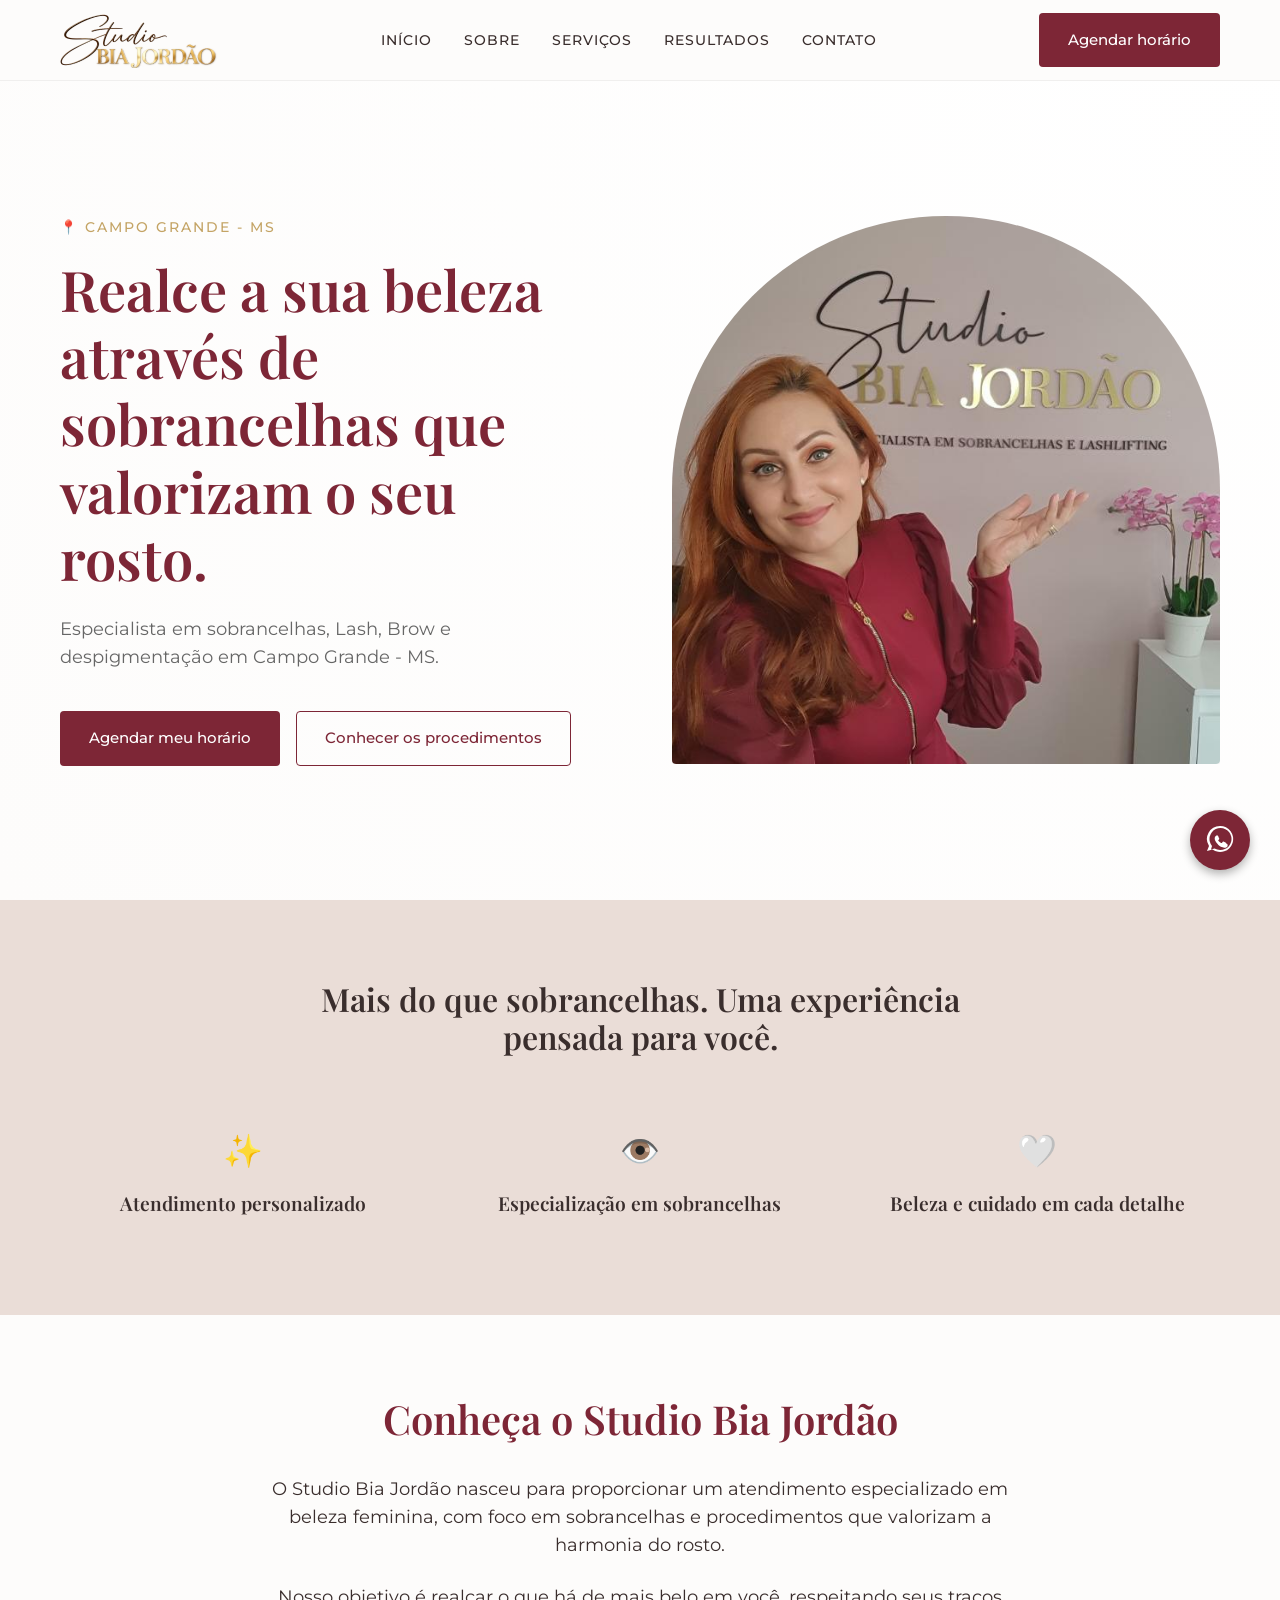
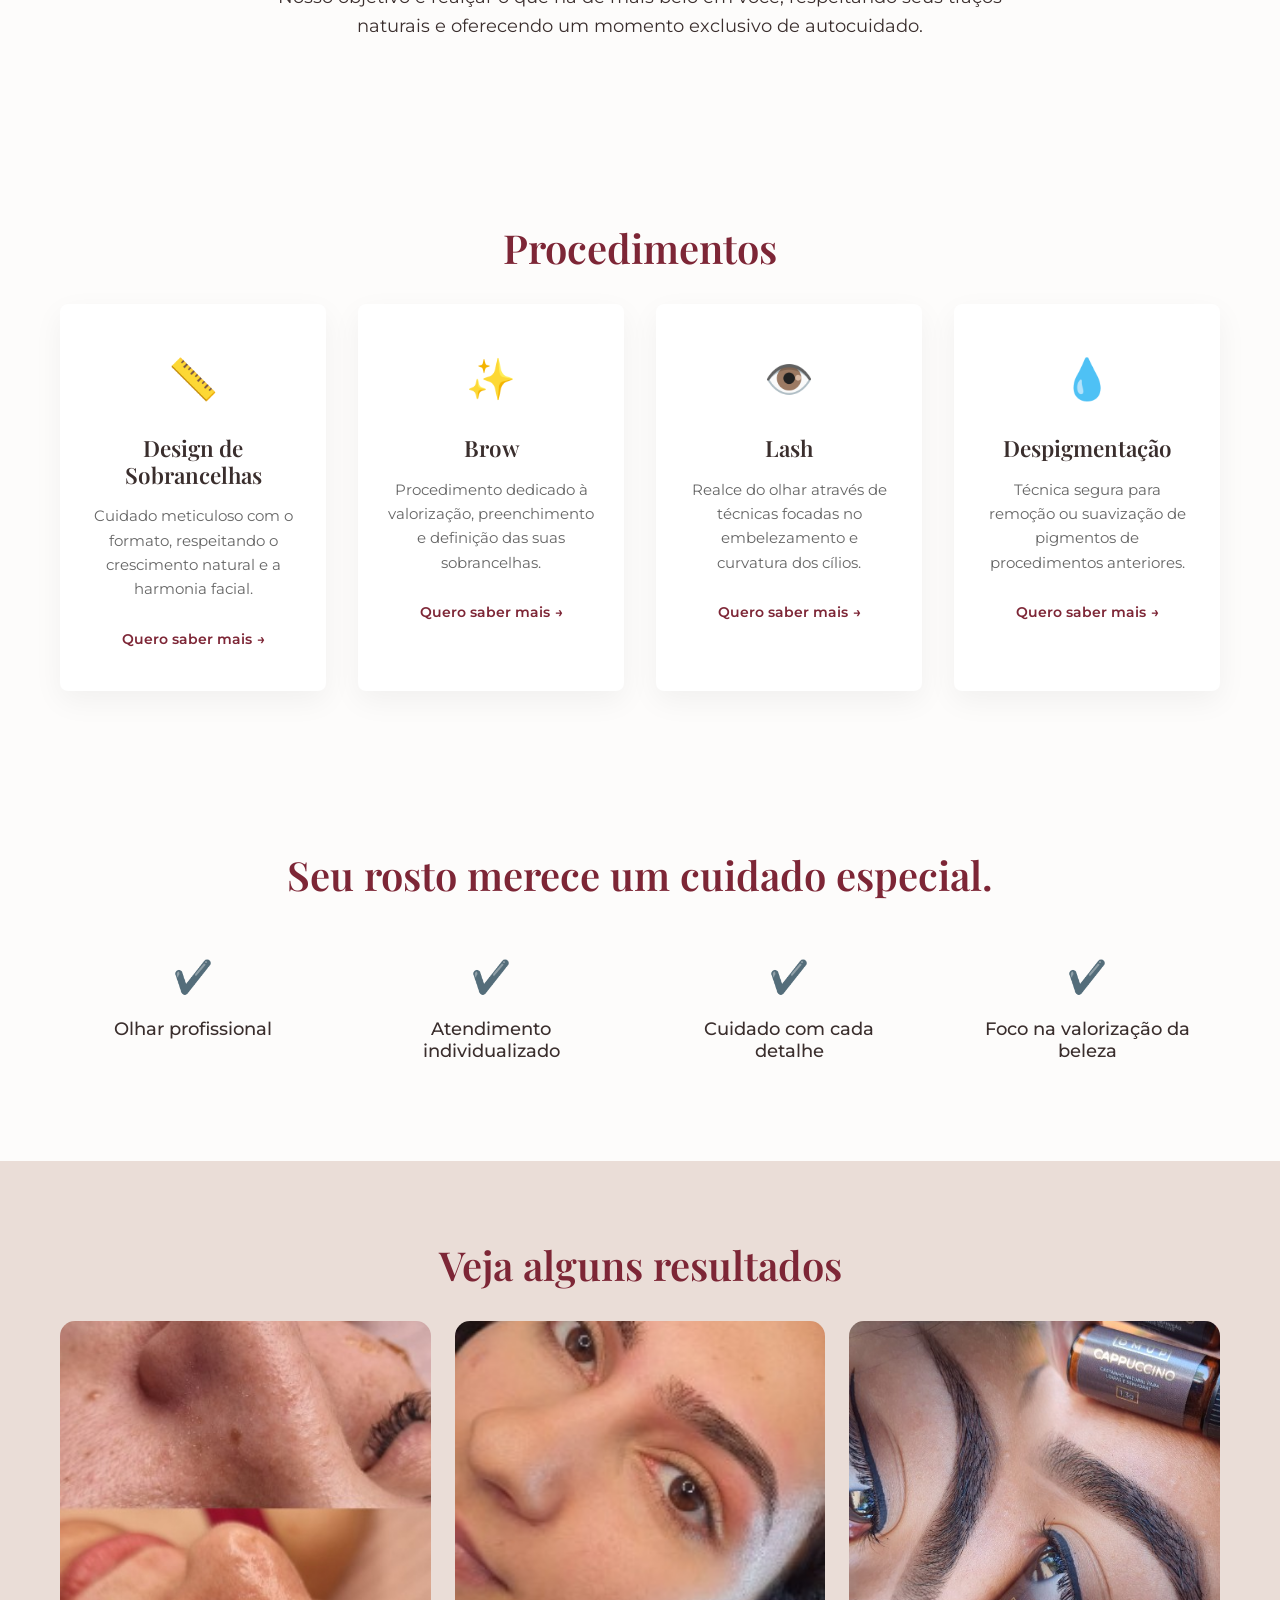
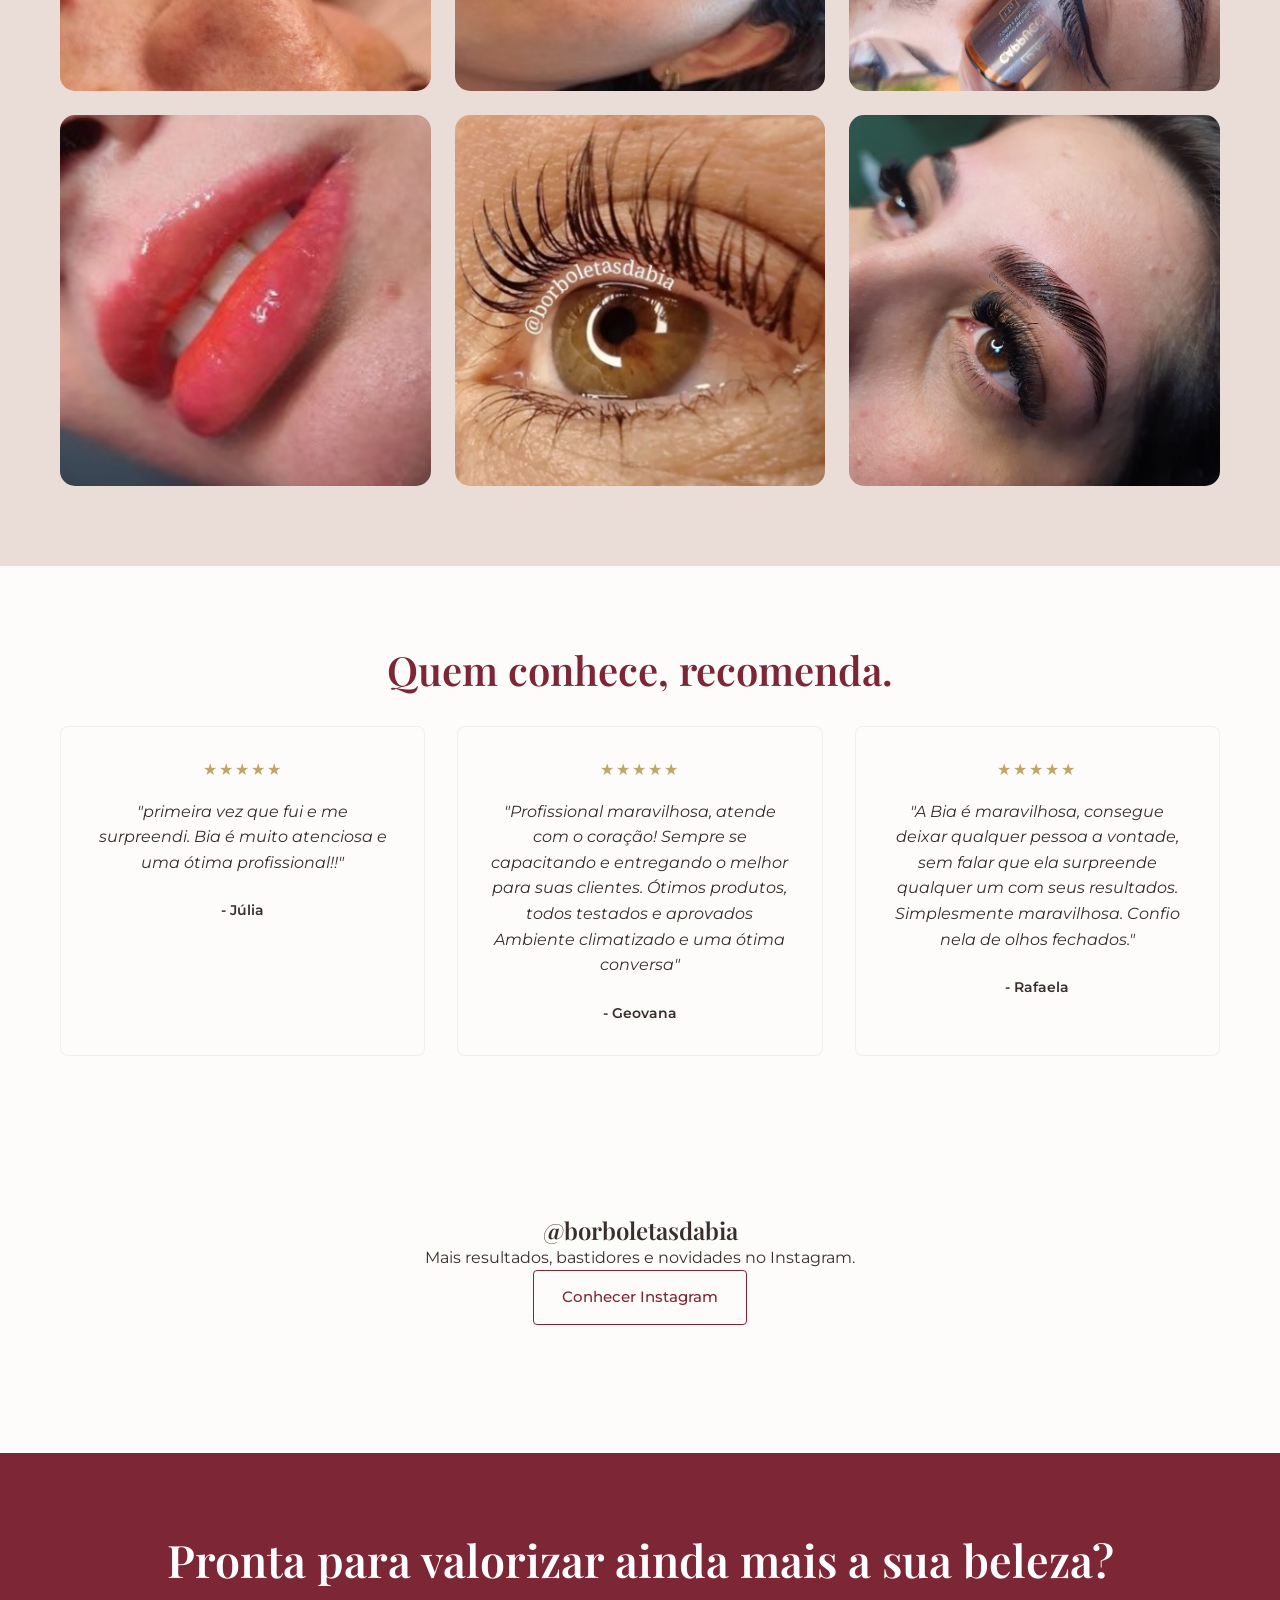
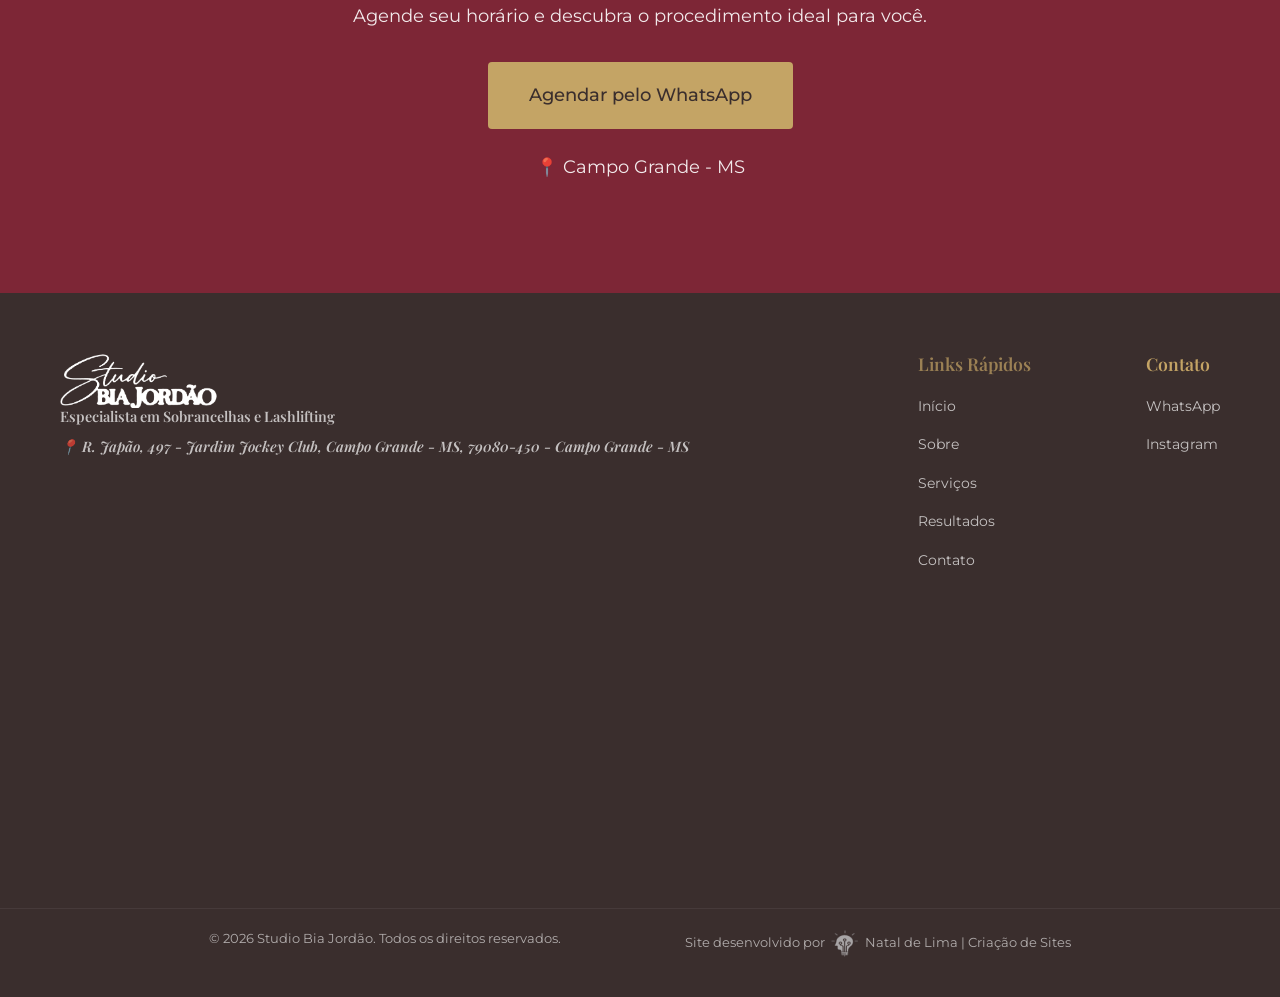
<file: index.html>
<!DOCTYPE html>
<html lang="pt-BR">

<head>
    <meta charset="UTF-8">
    <meta name="viewport" content="width=device-width, initial-scale=1.0">
    <meta name="title" content="Studio Bia Jordão | Especialista em Sobrancelhas, Lash e Brow em Campo Grande - MS">
    <meta name="description"
        content="Studio Bia Jordão em Campo Grande - MS. Especialista em sobrancelhas, Lash, Brow e despigmentação. Conheça os procedimentos e agende seu horário.">

    <!-- Open Graph / Facebook -->
    <meta property="og:type" content="website">
    <meta property="og:url" content="https://studiobiajordao.site.je/">
    <meta property="og:title"
        content="Studio Bia Jordão | Especialista em Sobrancelhas, Lash e Brow em Campo Grande - MS">
    <meta property="og:description"
        content="Studio Bia Jordão em Campo Grande - MS. Especialista em sobrancelhas, Lash, Brow e despigmentação. Conheça os procedimentos e agende seu horário.">
    <meta property="og:image" content="https://studiobiajordao.site.je/img/bia_jordao.jpeg">

    <!-- Twitter / X Meta Tags -->
    <meta name="twitter:card" content="summary_large_image">
    <meta name="twitter:title"
        content="Studio Bia Jordão | Especialista em Sobrancelhas, Lash e Brow em Campo Grande - MS">
    <meta name="twitter:description"
        content="Studio Bia Jordão em Campo Grande - MS. Especialista em sobrancelhas, Lash, Brow e despigmentação. Conheça os procedimentos e agende seu horário.">
    <meta name="twitter:image" content="https://studiobiajordao.site.je/img/bia_jordao.jpeg">

    <!-- Location Meta Tags -->
    <meta name="geo.region" content="BR">
    <meta name="geo.placename" content="R. Japão, 497 - Jardim Jockey Club, Campo Grande - MS, 79080-450">
    <meta name="geo.position" content="-20.481838;-54.624949">
    <meta name="ICBM" content="-20.481838;-54.624949">


    <!-- Technical Meta Tags -->
    <meta name="author" content="Natal de Lima - Desenvolvimento de Sites">
    <meta name="robots" content="index, follow, max-image-preview:large">
    <meta name="apple-mobile-web-app-capable" content="yes">
    <meta name="apple-mobile-web-app-status-bar-style" content="black">
    <meta name="google" content="notranslate">


    <!-- Google Fonts -->
    <link rel="preconnect" href="https://fonts.googleapis.com">
    <link rel="preconnect" href="https://fonts.gstatic.com" crossorigin>
    <link
        href="https://fonts.googleapis.com/css2?family=Montserrat:wght@300;400;500;600&family=Playfair+Display:ital,wght@0,400;0,600;1,400&display=swap"
        rel="stylesheet">


    <!-- CSS -->
    <link rel="stylesheet" href="css/style.css">

    <!-- URL canônica -->
    <link rel="canonical" href="https://studiobiajordao.site.je/">

    <!-- Favicon -->
    <link rel="icon" type="image/png" sizes="32x32" href="img/favicon.png">

    <title>Studio Bia Jordão | Sobrancelhas, Lash e Brow em Campo Grande - MS</title>

    <!-- Google tag (gtag.js) -->
    <script async src="https://www.googletagmanager.com/gtag/js?id=G-L57NGKB68H"></script>
    <script>
        window.dataLayer = window.dataLayer || [];
        function gtag() { dataLayer.push(arguments); }
        gtag('js', new Date());

        gtag('config', 'G-L57NGKB68H');
    </script>

    <script type="application/ld+json">
    {
      "@context": "https://schema.org",
      "@type": "BeautySalon",
      "name": "Studio Bia Jordão",
      "description": "Studio especializado em sobrancelhas, Lash, Brow e despigmentação em Campo Grande - MS.",
      "url": "https://studiobiajordao.site.je/",
      "telephone": "+55 67 98147-6122",
      "image": "https://studiobiajordao.site.je/img/bia_jordao.jpeg",
      "address": {
        "@type": "PostalAddress",
        "streetAddress": "R. Japão, 497",
        "addressLocality": "Campo Grande",
        "addressRegion": "MS",
        "postalCode": "79080-450",
        "addressCountry": "BR"
      },
      "sameAs": [
        "https://www.instagram.com/borboletasdabia/"
      ]
    }
    </script>
</head>

<body>

    <!-- Header -->
    <header id="header">
        <div class="container header-container">
            <a href="#inicio" class="logo" aria-label="Voltar ao início">
                <img src="./img/logo-studio-bia-jordao.png" alt="Studio Bia Jordão">
            </a>

            <nav class="desktop-nav" aria-label="Navegação principal">
                <ul class="nav-list">
                    <li><a href="#inicio">Início</a></li>
                    <li><a href="#sobre">Sobre</a></li>
                    <li><a href="#servicos">Serviços</a></li>
                    <li><a href="#resultados">Resultados</a></li>
                    <li><a href="#contato">Contato</a></li>
                </ul>
            </nav>

            <a href="https://wa.me/5567981476122?text=Olá%2C%20Bia!%20Vim%20pelo%20site%20e%20gostaria%20de%20saber%20mais%20sobre%20os%20procedimentos%20e%20horários%20disponíveis."
                class="btn btn-primary header-btn" target="_blank" rel="noopener noreferrer">Agendar horário</a>

            <!-- Mobile Menu Toggle -->
            <button class="menu-toggle" aria-label="Abrir menu" aria-expanded="false" aria-controls="mobile-nav">
                <span class="hamburger"></span>
            </button>
        </div>

        <!-- Mobile Nav -->
        <nav id="mobile-nav" class="mobile-nav" aria-hidden="true">
            <ul class="mobile-nav-list">
                <li><a href="#inicio">Início</a></li>
                <li><a href="#sobre">Sobre</a></li>
                <li><a href="#servicos">Serviços</a></li>
                <li><a href="#resultados">Resultados</a></li>
                <li><a href="#contato">Contato</a></li>
                <li><a href="https://wa.me/5567981476122" class="btn btn-primary" target="_blank"
                        rel="noopener noreferrer">Agendar horário</a></li>
            </ul>
        </nav>
    </header>

    <main>
        <!-- Hero Section -->
        <section id="inicio" class="hero">
            <div class="container hero-container">
                <div class="hero-content animate-on-scroll fade-in-up">
                    <span class="location-tag">📍 Campo Grande - MS</span>
                    <h1>Realce a sua beleza através de sobrancelhas que valorizam o seu rosto.</h1>
                    <p class="subheadline">Especialista em sobrancelhas, Lash, Brow e despigmentação em Campo Grande -
                        MS.</p>
                    <div class="hero-actions">
                        <a href="https://wa.me/5567981476122?text=Olá%2C%20Bia!%20Vim%20pelo%20site%20e%20gostaria%20de%20saber%20mais%20sobre%20os%20procedimentos%20e%20horários%20disponíveis."
                            class="btn btn-primary" target="_blank" rel="noopener noreferrer">Agendar meu horário</a>
                        <a href="#servicos" class="btn btn-outline">Conhecer os procedimentos</a>
                    </div>
                </div>
                <div class="hero-image animate-on-scroll fade-in">
                    <!-- Referência exata à imagem solicitada -->
                    <img class="hero-img" src="img/bia_jordao.jpeg"
                        alt="Bia Jordão - Especialista em Sobrancelhas no Studio Bia Jordão" width="600" height="800">
                    <div class="hero-decor"></div>
                </div>
            </div>
        </section>

        <!-- Positioning Section -->
        <section id="posicionamento" class="positioning bg-nude">
            <div class="container text-center animate-on-scroll fade-in-up">
                <h2>Mais do que sobrancelhas. Uma experiência pensada para você.</h2>
                <div class="features-grid">
                    <div class="feature-item">
                        <span class="feature-icon">✨</span>
                        <h3>Atendimento personalizado</h3>
                    </div>
                    <div class="feature-item">
                        <span class="feature-icon">👁️</span>
                        <h3>Especialização em sobrancelhas</h3>
                    </div>
                    <div class="feature-item">
                        <span class="feature-icon">🤍</span>
                        <h3>Beleza e cuidado em cada detalhe</h3>
                    </div>
                </div>
            </div>
        </section>

        <!-- About Section -->
        <section id="sobre" class="about">
            <div class="container about-container">
                <div class="about-text animate-on-scroll fade-in-up">
                    <h2 class="section-title">Conheça o Studio Bia Jordão</h2>
                    <p>O Studio Bia Jordão nasceu para proporcionar um atendimento especializado em beleza feminina, com
                        foco em sobrancelhas e procedimentos que valorizam a harmonia do rosto.</p>
                    <p>Nosso objetivo é realçar o que há de mais belo em você, respeitando seus traços naturais e
                        oferecendo um momento exclusivo de autocuidado.</p>
                </div>
            </div>
        </section>

        <!-- Services Section -->
        <section id="servicos" class="services bg-offwhite">
            <div class="container">
                <h2 class="section-title text-center animate-on-scroll fade-in-up">Procedimentos</h2>
                <div class="services-grid">

                    <div class="service-card animate-on-scroll fade-in-up delay-1">
                        <div class="card-icon">📏</div>
                        <h3>Design de Sobrancelhas</h3>
                        <p>Cuidado meticuloso com o formato, respeitando o crescimento natural e a harmonia facial.</p>
                        <a href="https://wa.me/5567981476122?text=Gostaria%20de%20saber%20mais%20sobre%20o%20Design%20de%20Sobrancelhas"
                            class="service-link" target="_blank" rel="noopener noreferrer">Quero saber mais
                            <span>&rarr;</span></a>
                    </div>

                    <div class="service-card animate-on-scroll fade-in-up delay-2">
                        <div class="card-icon">✨</div>
                        <h3>Brow</h3>
                        <p>Procedimento dedicado à valorização, preenchimento e definição das suas sobrancelhas.</p>
                        <a href="https://wa.me/5567981476122?text=Gostaria%20de%20saber%20mais%20sobre%20o%20procedimento%20Brow"
                            class="service-link" target="_blank" rel="noopener noreferrer">Quero saber mais
                            <span>&rarr;</span></a>
                    </div>

                    <div class="service-card animate-on-scroll fade-in-up delay-3">
                        <div class="card-icon">👁️</div>
                        <h3>Lash</h3>
                        <p>Realce do olhar através de técnicas focadas no embelezamento e curvatura dos cílios.</p>
                        <a href="https://wa.me/5567981476122?text=Gostaria%20de%20saber%20mais%20sobre%20o%20procedimento%20Lash"
                            class="service-link" target="_blank" rel="noopener noreferrer">Quero saber mais
                            <span>&rarr;</span></a>
                    </div>

                    <div class="service-card animate-on-scroll fade-in-up delay-4">
                        <div class="card-icon">💧</div>
                        <h3>Despigmentação</h3>
                        <p>Técnica segura para remoção ou suavização de pigmentos de procedimentos anteriores.</p>
                        <a href="https://wa.me/5567981476122?text=Gostaria%20de%20saber%20mais%20sobre%20a%20Despigmentação"
                            class="service-link" target="_blank" rel="noopener noreferrer">Quero saber mais
                            <span>&rarr;</span></a>
                    </div>

                </div>
            </div>
        </section>

        <!-- Why Choose Us -->
        <section id="diferenciais" class="why-choose-us">
            <div class="container text-center animate-on-scroll fade-in-up">
                <h2 class="section-title">Seu rosto merece um cuidado especial.</h2>
                <div class="why-grid">
                    <div class="why-item">
                        <span class="why-icon">✔️</span>
                        <h4>Olhar profissional</h4>
                    </div>
                    <div class="why-item">
                        <span class="why-icon">✔️</span>
                        <h4>Atendimento individualizado</h4>
                    </div>
                    <div class="why-item">
                        <span class="why-icon">✔️</span>
                        <h4>Cuidado com cada detalhe</h4>
                    </div>
                    <div class="why-item">
                        <span class="why-icon">✔️</span>
                        <h4>Foco na valorização da beleza</h4>
                    </div>
                </div>
            </div>
        </section>

        <!-- Results / Gallery -->
        <section id="resultados" class="gallery bg-nude">
            <div class="container">
                <h2 class="section-title text-center animate-on-scroll fade-in-up">Veja alguns resultados</h2>
                <div class="gallery-grid">
                    <div class="gallery-item animate-on-scroll fade-in">
                        <div class="placeholder-img"><img src="img/limpeza-de-pele.jpeg"
                                alt="Procedimento de limpeza de pele realizado no Studio Bia Jordão"></div>
                    </div>
                    <div class="gallery-item animate-on-scroll fade-in delay-1">
                        <div class="placeholder-img"><img src="img/design-de-sobrancelhas.jpeg"
                                alt="Design de sobrancelhas realizado no Studio Bia Jordão"></div>
                    </div>
                    <div class="gallery-item animate-on-scroll fade-in delay-2">
                        <div class="placeholder-img"><img src="img/design-com-henna.jpeg"
                                alt="Design de sobrancelhas com henna realizado no Studio Bia Jordão"></div>
                    </div>
                    <div class="gallery-item animate-on-scroll fade-in">
                        <div class="placeholder-img"><img src="img/hydragloss.jpeg"
                                alt="Procedimento de Hydragloss no Studio Bia Jordão">
                        </div>
                    </div>
                    <div class="gallery-item animate-on-scroll fade-in delay-1">
                        <div class="placeholder-img"><img src="img/lashlifting.jpeg"
                                alt="Lash Lifting realizado no Studio Bia Jordão"></div>
                    </div>
                    <div class="gallery-item animate-on-scroll fade-in delay-2">
                        <div class="placeholder-img"><img src="img/browlamination.jpeg"
                                alt="Brow Lamination realizado no Studio Bia Jordão">
                        </div>
                    </div>
                </div>
            </div>
        </section>

        <!-- Testimonials -->
        <section id="depoimentos" class="testimonials">
            <div class="container text-center animate-on-scroll fade-in-up">
                <h2 class="section-title">Quem conhece, recomenda.</h2>
                <div class="testimonials-grid">
                    <div class="testimonial-card">
                        <div class="stars">★★★★★</div>
                        <p class="quote">"primeira vez que fui e me surpreendi. Bia é muito atenciosa e uma ótima
                            profissional!!"</p>
                        <p class="author">- Júlia</p>
                    </div>
                    <div class="testimonial-card">
                        <div class="stars">★★★★★</div>
                        <p class="quote">"Profissional maravilhosa, atende com o coração! Sempre se capacitando e
                            entregando o melhor para suas clientes. Ótimos
                            produtos, todos testados e aprovados Ambiente climatizado e uma ótima conversa"</p>
                        <p class="author">- Geovana</p>
                    </div>
                    <div class="testimonial-card">
                        <div class="stars">★★★★★</div>
                        <p class="quote">"A Bia é maravilhosa, consegue deixar qualquer pessoa a vontade, sem falar que
                            ela surpreende qualquer um com seus
                            resultados. Simplesmente maravilhosa. Confio nela de olhos fechados."</p>
                        <p class="author">- Rafaela</p>
                    </div>
                </div>
            </div>
        </section>

        <!-- Instagram -->
        <section id="instagram" class="instagram bg-offwhite">
            <div class="container text-center animate-on-scroll fade-in-up">
                <div class="insta-content">
                    <h2>@borboletasdabia</h2>
                    <p>Mais resultados, bastidores e novidades no Instagram.</p>
                    <a href="https://www.instagram.com/borboletasdabia/" class="btn btn-outline insta-btn"
                        target="_blank" rel="noopener noreferrer">Conhecer Instagram</a>
                </div>
            </div>
        </section>

        <!-- Final CTA -->
        <section id="contato" class="cta-final animate-on-scroll fade-in">
            <div class="container text-center">
                <h2>Pronta para valorizar ainda mais a sua beleza?</h2>
                <p>Agende seu horário e descubra o procedimento ideal para você.</p>
                <a href="https://wa.me/5567981476122" class="btn btn-primary btn-large" target="_blank"
                    rel="noopener noreferrer">Agendar pelo WhatsApp</a>
                <p class="location-sub">📍 Campo Grande - MS</p>
            </div>
        </section>
    </main>

    <!-- Footer -->
    <footer>
        <div class="container footer-container">
            <div class="footer-brand">
                <a href="#inicio" class="logo" aria-label="Voltar ao início">
                    <img src="./img/logo-studio-bia-jordao-footer.png" height="" alt="Studio Bia Jordão">
                    <p style="padding-bottom: 5px;">Especialista em Sobrancelhas e Lashlifting</p>
                    <address>
                        <p>📍 R. Japão, 497 - Jardim Jockey Club, Campo Grande - MS, 79080-450 -
                            Campo Grande - MS</p>

                        <iframe
                            src="https://www.google.com/maps/embed?pb=!1m18!1m12!1m3!1d3737.5935550552895!2d-54.62749182461278!3d-20.481880355731327!2m3!1f0!2f0!3f0!3m2!1i1024!2i768!4f13.1!3m3!1m2!1s0x9486e70e41bae967%3A0x37c1807185c353e5!2s%EF%B8%8F%20%40borboletasdabia%20Sobrancelhas%7C%20Lashlifting%7C%20Browlamination%7C%20Dermaplaning%7C%20Limpeza%EF%B8%8F%20de%20pele%20e%20muito%20mais*21!5e0!3m2!1spt-BR!2sbr!4v1786744595365!5m2!1spt-BR!2sbr"
                            style="border:0; border-radius: 5%; width:100%; max-width:600px; height: 400px"
                            allowfullscreen="" loading="lazy" referrerpolicy="strict-origin-when-cross-origin"></iframe>
                    </address>
            </div>
            <div class="footer-links">
                <h4>Links Rápidos</h4>
                <ul>
                    <li><a href="#inicio">Início</a></li>
                    <li><a href="#sobre">Sobre</a></li>
                    <li><a href="#servicos">Serviços</a></li>
                    <li><a href="#resultados">Resultados</a></li>
                    <li><a href="#contato">Contato</a></li>
                </ul>
            </div>
            <div class="footer-social">
                <h4>Contato</h4>
                <ul>
                    <li><a href="https://wa.me/5567981476122" target="_blank" rel="noopener noreferrer">WhatsApp</a>
                    </li>
                    <li><a href="https://www.instagram.com/borboletasdabia/" target="_blank"
                            rel="noopener noreferrer">Instagram</a></li>
                </ul>
            </div>
        </div>
        <div class="footer-bottom">
            <p>&copy; 2026 Studio Bia Jordão. Todos os direitos reservados.</p>
            <p class="footer-credit">
                <span>Site desenvolvido por</span>
                <a href="https://nataldelima.github.io" target="_blank">
                    <img src="img/logo-nataldelima.png" alt="Natal de Lima | Criação de Sites">Natal de Lima | Criação
                    de Sites
                </a>
            </p>
        </div>
    </footer>

    <!-- Floating WhatsApp Button -->
    <a href="https://wa.me/5567981476122?text=Olá%2C%20Bia!%20Vim%20pelo%20site%20e%20gostaria%20de%20agendar%20um%20horário."
        class="fab-whatsapp" target="_blank" rel="noopener noreferrer" aria-label="Agende seu horário via WhatsApp">
        <span class="tooltip">Agende seu horário</span>
        <!-- SVG Ícone WhatsApp -->
        <svg viewBox="0 0 32 32" width="32" height="32" fill="white">
            <path
                d="M16 2a13 13 0 0 0-11 20l-2 5 5.5-1.5a13 13 0 1 0 7.5-23.5zm0 24a11 11 0 0 1-5.5-1.5l-3.5 1 1-3.5a11 11 0 1 1 8 4zm5.5-7.5c-.3-.1-1.8-.9-2-1s-.5-.1-.7.2c-.2.3-.8 1-1 1.2s-.4.3-.7.1c-1-.5-2-1.3-2.8-2.3-.2-.3 0-.4.2-.6l.4-.5c.2-.2.2-.4.3-.6.1-.3 0-.5-.1-.7s-.8-2-1-2.4c-.3-.4-.6-.3-.8-.3h-.6c-.2 0-.6.1-.9.4s-1.1 1-1.1 2.6 1.1 3.2 1.3 3.4c.2.3 2.3 3.6 5.6 5 .8.3 1.4.5 1.9.6.8.3 1.5.2 2 .1.6-.1 1.8-.7 2-1.5s.2-1.4.1-1.6c-.1-.2-.4-.3-.7-.5z" />
        </svg>
    </a>

    <!-- Scripts -->
    <script src="js/script.js"></script>
</body>

</html>
</file>
<file: css/style.css>
/* ==========================================================================
   Variáveis e Tipografia
   ========================================================================== */
:root {
    /* Paleta de Cores */
    --color-primary: #7d2636;
    /* Bordô/Vinho profundo */
    --color-primary-dark: #5c1825;
    --color-secondary: #eaddd7;
    /* Nude/Rosé suave */
    --color-accent: #c4a465;
    /* Dourado/Champagne sutil */
    --color-bg-light: #fdfcfb;
    /* Off-white/Creme */
    --color-text-dark: #3a2e2d;
    /* Marrom profundo/Cinza escuro */
    --color-text-light: #ffffff;

    /* Fontes */
    --font-heading: 'Playfair Display', serif;
    --font-body: 'Montserrat', sans-serif;

    /* Espaçamentos e Sombras */
    --transition-smooth: all 0.3s cubic-bezier(0.25, 0.8, 0.25, 1);
    --shadow-soft: 0 10px 30px rgba(0, 0, 0, 0.05);
}

/* ==========================================================================
   Reset & Base
   ========================================================================== */
* {
    margin: 0;
    padding: 0;
    box-sizing: border-box;
}

html {
    scroll-behavior: smooth;
    scroll-padding-top: 80px;
    /* Compensa o sticky header */
}

body {
    font-family: var(--font-body);
    color: var(--color-text-dark);
    background-color: var(--color-bg-light);
    line-height: 1.6;
    overflow-x: hidden;
}

h1, h2, h3, h4, .logo {
    font-family: var(--font-heading);
    font-weight: 600;
    line-height: 1.2;
}

a {
    text-decoration: none;
    color: inherit;
    transition: var(--transition-smooth);
}

ul {
    list-style: none;
}

img {
    max-width: 100%;
    height: auto;
    display: block;
}

.container {
    width: 100%;
    max-width: 1200px;
    margin: 0 auto;
    padding: 0 20px;
}

.text-center {
    text-align: center;
}

.bg-nude {
    background-color: var(--color-secondary);
}

.bg-offwhite {
    background-color: var(--color-bg-light);
}

section {
    padding: 80px 0;
}

.section-title {
    font-size: 2.5rem;
    margin-bottom: 2rem;
    color: var(--color-primary);
}

/* ==========================================================================
   Botões
   ========================================================================== */
.btn {
    display: inline-block;
    padding: 14px 28px;
    font-size: 0.95rem;
    font-weight: 500;
    border-radius: 4px;
    text-align: center;
    cursor: pointer;
    border: 1px solid transparent;
}

.btn-primary {
    background-color: var(--color-primary);
    color: var(--color-text-light);
}

.btn-primary:hover, .btn-primary:focus {
    background-color: var(--color-primary-dark);
    transform: translateY(-2px);
    box-shadow: 0 5px 15px rgba(125, 38, 54, 0.3);
}

.btn-outline {
    background-color: transparent;
    color: var(--color-primary);
    border-color: var(--color-primary);
}

.btn-outline:hover, .btn-outline:focus {
    background-color: var(--color-primary);
    color: var(--color-text-light);
}

.btn-large {
    padding: 18px 40px;
    font-size: 1.1rem;
}

/* ==========================================================================
   Header & Navegação
   ========================================================================== */
header {
    position: fixed;
    top: 0;
    left: 0;
    width: 100%;
    background-color: rgba(253, 252, 251, 0.95);
    backdrop-filter: blur(10px);
    z-index: 1000;
    border-bottom: 1px solid rgba(0, 0, 0, 0.05);
    transition: var(--transition-smooth);
}

header.scrolled {
    box-shadow: var(--shadow-soft);
    padding: 10px 0;
}

.header-container {
    display: flex;
    justify-content: space-between;
    align-items: center;
    height: 80px;
    transition: height 0.3s ease;
}

header.scrolled .header-container {
    height: 65px;
}

.logo {
    font-size: 1.5rem;
    color: var(--color-text-dark);
}

.logo a {
    text-decoration: none;
}

.logo span {
    color: var(--color-accent);
    font-style: italic;
}

.logo img {
    display: block;
    width: auto;
    height: 55px;
    max-width: 220px;
    object-fit: contain;
}

.desktop-nav .nav-list {
    display: flex;
    gap: 2rem;
}

.desktop-nav a {
    font-size: 0.9rem;
    font-weight: 500;
    text-transform: uppercase;
    letter-spacing: 1px;
}

.desktop-nav a:hover, .desktop-nav a:focus {
    color: var(--color-accent);
}

.menu-toggle {
    display: none;
    background: none;
    border: none;
    cursor: pointer;
    padding: 10px;
    z-index: 1001;
}

.hamburger {
    display: block;
    width: 25px;
    height: 2px;
    background-color: var(--color-text-dark);
    position: relative;
    transition: var(--transition-smooth);
}

.hamburger::before, .hamburger::after {
    content: '';
    position: absolute;
    width: 100%;
    height: 2px;
    background-color: var(--color-text-dark);
    left: 0;
    transition: var(--transition-smooth);
}

.hamburger::before {
    top: -8px;
}

.hamburger::after {
    top: 8px;
}

.menu-toggle.active .hamburger {
    background-color: transparent;
}

.menu-toggle.active .hamburger::before {
    transform: rotate(45deg);
    top: 0;
}

.menu-toggle.active .hamburger::after {
    transform: rotate(-45deg);
    top: 0;
}

/* Mobile Menu Overlay */
.mobile-nav {
    position: fixed;
    top: 0;
    right: -100%;
    width: 100%;
    height: 100vh;
    background-color: var(--color-bg-light);
    display: flex;
    align-items: center;
    justify-content: center;
    transition: right 0.4s ease-in-out;
    z-index: 999;
}

.mobile-nav.open {
    right: 0;
}

.mobile-nav-list {
    text-align: center;
    display: flex;
    flex-direction: column;
    gap: 2rem;
}

.mobile-nav-list a {
    font-size: 1.5rem;
    font-family: var(--font-heading);
}

/* ==========================================================================
   Hero Section
   ========================================================================== */
.hero {
    padding-top: 140px;
    /* offset para header */
    padding-bottom: 60px;
    min-height: 100vh;
    display: flex;
    align-items: center;
    background: radial-gradient(circle at top right, #fff, var(--color-bg-light));
}

.hero-container {
    display: grid;
    grid-template-columns: 1fr 1fr;
    gap: 4rem;
    align-items: center;
}

.location-tag {
    display: inline-block;
    font-size: 0.85rem;
    color: var(--color-accent);
    margin-bottom: 1rem;
    font-weight: 500;
    text-transform: uppercase;
    letter-spacing: 2px;
}

.hero-content h1 {
    font-size: 3.5rem;
    color: var(--color-primary);
    margin-bottom: 1.5rem;
}

.subheadline {
    font-size: 1.1rem;
    margin-bottom: 2.5rem;
    color: #666;
}

.hero-actions {
    display: flex;
    gap: 1rem;
    flex-wrap: wrap;
}

.hero-image {
    position: relative;
    border-top-left-radius: 50%;
    border-top-right-radius: 50%;
    overflow: hidden;
}

.hero-image img {
    border-radius: 4px;
    box-shadow: var(--shadow-soft);
    position: relative;
    z-index: 2;
}

.hero-decor {
    position: absolute;
    bottom: -20px;
    left: -20px;
    width: 100px;
    height: 100px;
    border: 2px solid var(--color-accent);
    z-index: 1;
}

/* ==========================================================================
   Seção Posicionamento & Diferenciais
   ========================================================================== */
.positioning h2 {
    font-size: 2rem;
    max-width: 700px;
    margin: 0 auto 3rem;
}

.features-grid, .why-grid {
    display: grid;
    grid-template-columns: repeat(3, 1fr);
    gap: 2rem;
}

.why-grid {
    grid-template-columns: repeat(4, 1fr);
}

.feature-item, .why-item {
    padding: 20px;
}

.feature-icon, .why-icon {
    font-size: 2rem;
    display: block;
    margin-bottom: 1rem;
}

.feature-item h3 {
    font-size: 1.2rem;
}

.why-item h4 {
    font-size: 1.1rem;
    font-family: var(--font-body);
    font-weight: 500;
}

/* ==========================================================================
   Sobre
   ========================================================================== */
.about-container {
    max-width: 800px;
    text-align: center;
}

.about p {
    font-size: 1.1rem;
    margin-bottom: 1.5rem;
}

/* ==========================================================================
   Serviços
   ========================================================================== */
.services-grid {
    display: grid;
    grid-template-columns: repeat(auto-fit, minmax(250px, 1fr));
    gap: 2rem;
}

.service-card {
    background: #fff;
    padding: 40px 30px;
    border-radius: 8px;
    box-shadow: var(--shadow-soft);
    text-align: center;
    border-top: 3px solid transparent;
    transition: var(--transition-smooth);
}

.service-card:hover {
    transform: translateY(-10px);
    border-top-color: var(--color-accent);
}

.card-icon {
    font-size: 2.5rem;
    margin-bottom: 1.5rem;
}

.service-card h3 {
    font-size: 1.4rem;
    margin-bottom: 1rem;
}

.service-card p {
    font-size: 0.95rem;
    color: #666;
    margin-bottom: 1.5rem;
}

.service-link {
    color: var(--color-primary);
    font-weight: 600;
    font-size: 0.9rem;
    display: inline-flex;
    align-items: center;
    gap: 5px;
}

.service-link span {
    transition: transform 0.3s ease;
}

.service-link:hover span {
    transform: translateX(5px);
}

/* ==========================================================================
   Galeria / Resultados
   ========================================================================== */
.gallery-grid {
    display: grid;
    grid-template-columns: repeat(3, minmax(0, 1fr));
    gap: 1.5rem;
    align-items: start;
}

.placeholder-img {
    width: 100%;
    max-width: 400px;
    aspect-ratio: 1/1;
    margin: 0 auto;
    overflow: hidden;
    border-radius: 15px;
    background-color: #dfd3d0;
    transition: var(--transition-smooth);
}

.placeholder-img img {
    width: 100%;
    height: 100%;
    display: block;
    object-fit: cover;
    object-position: content;
    transition: transform 0.4s ease;

}

.gallery-item:hover .placeholder-img {
    transform: scale(1.02);
    box-shadow: var(--shadow-soft);
}

.gallery-item:hover .placeholder-img img {
    transform: scale(1.03);
}

/* ==========================================================================
   Depoimentos
   ========================================================================== */
.testimonials-grid {
    display: grid;
    grid-template-columns: repeat(3, 1fr);
    gap: 2rem;
}

.testimonial-card {
    padding: 30px;
    background: var(--color-bg-light);
    border: 1px solid rgba(0, 0, 0, 0.05);
    border-radius: 8px;
}

.stars {
    color: var(--color-accent);
    margin-bottom: 1rem;
    letter-spacing: 2px;
}

.quote {
    font-style: italic;
    margin-bottom: 1.5rem;
}

.author {
    font-weight: 600;
    font-size: 0.9rem;
}

/* ==========================================================================
   Instagram
   ========================================================================== */
.insta-content {
    margin-bottom: 3rem;
}

.insta-grid {
    display: grid;
    grid-template-columns: repeat(4, 1fr);
    gap: 1rem;
}

.insta-placeholder {
    background: #eae3e1;
    aspect-ratio: 1/1;
    display: flex;
    align-items: center;
    justify-content: center;
    color: #999;
    font-size: 0.9rem;
    border-radius: 4px;
}

/* ==========================================================================
   CTA Final
   ========================================================================== */
.cta-final {
    background-color: var(--color-primary);
    color: var(--color-text-light);
}

.cta-final h2 {
    color: var(--color-text-light);
    font-size: 2.8rem;
    margin-bottom: 1rem;
}

.cta-final p {
    margin-bottom: 2rem;
    font-size: 1.1rem;
    opacity: 0.9;
}

.cta-final .btn-primary {
    background-color: var(--color-accent);
    color: var(--color-text-dark);
}

.cta-final .btn-primary:hover {
    background-color: #b39352;
}

.location-sub {
    margin-top: 1.5rem;
    font-size: 0.9rem;
    opacity: 0.8;
}

/* ==========================================================================
   Footer
   ========================================================================== */
footer {
    background-color: var(--color-text-dark);
    color: #fff;
    padding: 60px 0 20px;
}

.footer-container {
    display: flex;
    justify-content: space-between;

    gap: 3rem;
    margin-bottom: 40px;
}

.footer-brand .logo {
    color: #fff;
    margin-bottom: 1rem;
}

.footer-brand .logo span {
    color: var(--color-accent);
}

.footer-brand p {
    opacity: 0.7;
    font-size: 0.9rem;
    margin-bottom: 0.5rem;
}

.footer-links h4, .footer-social h4 {
    color: var(--color-accent);
    margin-bottom: 1.2rem;
    font-size: 1.1rem;
}

.footer-links li, .footer-social li {
    margin-bottom: 0.8rem;
}

.footer-links a, .footer-social a {
    opacity: 0.7;
    font-size: 0.9rem;
}

.footer-links a:hover, .footer-social a:hover {
    opacity: 1;
    color: var(--color-accent);
}

.footer-bottom {
    display: flex;
    gap: 10%;
    justify-content: center;
    padding: 20px;
    border-top: 1px solid rgba(255, 255, 255, 0.1);
    font-size: 0.8rem;
    opacity: 0.6;
}

.footer-credit {
    display: flex;
    align-items: center;
    justify-content: center;
    gap: 6px;
    white-space: nowrap;
}

.footer-credit a {
    display: inline-flex;
    align-items: center;
    gap: 6px;
    white-space: nowrap;
}

.footer-credit img {
    display: block;
    width: 28px;
    height: 28px;
    max-width: none;
}

/* ==========================================================================
   Floating WhatsApp Button
   ========================================================================== */
.fab-whatsapp {
    position: fixed;
    bottom: 30px;
    right: 30px;
    background-color: var(--color-primary);
    width: 60px;
    height: 60px;
    border-radius: 50%;
    display: flex;
    justify-content: center;
    align-items: center;
    box-shadow: 0 4px 10px rgba(0, 0, 0, 0.3);
    z-index: 9999;
    transition: transform 0.3s ease;
}

.fab-whatsapp:hover {
    transform: scale(1.1);
}

.fab-whatsapp .tooltip {
    position: absolute;
    right: 75px;
    background: #fff;
    color: #333;
    padding: 6px 12px;
    border-radius: 4px;
    font-size: 0.8rem;
    font-weight: 500;
    white-space: nowrap;
    opacity: 0;
    pointer-events: none;
    transition: opacity 0.3s ease;
    box-shadow: var(--shadow-soft);
}

.fab-whatsapp:hover .tooltip {
    opacity: 1;
}

/* ==========================================================================
   Animações
   ========================================================================== */
.animate-on-scroll {
    opacity: 0;
}

.fade-in {
    transform: translateY(0);
    transition: opacity 0.8s ease;
}

.fade-in-up {
    transform: translateY(30px);
    transition: opacity 0.8s ease, transform 0.8s ease;
}

.is-visible {
    opacity: 1;
    transform: translateY(0);
}

.delay-1 {
    transition-delay: 0.1s;
}

.delay-2 {
    transition-delay: 0.2s;
}

.delay-3 {
    transition-delay: 0.3s;
}

.delay-4 {
    transition-delay: 0.4s;
}

/* Respeitar preferência do usuário por menos movimento */
@media (prefers-reduced-motion: reduce) {
    * {
        animation: none !important;
        transition: none !important;
    }

    html {
        scroll-behavior: auto;
    }

    .animate-on-scroll {
        opacity: 1;
        transform: none;
    }
}

/* ==========================================================================
   Media Queries (Responsividade)
   ========================================================================== */
@media (max-width: 1024px) {
    .hero h1 {
        font-size: 2.8rem;
    }

    .hero-container {
        gap: 2rem;
    }
}

@media (max-width: 768px) {

    /* Header Mobile */
    .header-btn, .desktop-nav {
        display: none;
    }

    .menu-toggle {
        display: block;
    }

    /* Layouts */
    .hero {
        padding-top: 100px;
        text-align: center;
    }

    .hero-container {
        grid-template-columns: 1fr;
        gap: 3rem;
    }

    .hero-actions {
        justify-content: center;
    }

    .hero-decor {
        display: none;
    }

    .features-grid, .why-grid, .gallery-grid, .testimonials-grid {
        grid-template-columns: 1fr;
    }

    .gallery-grid {
        grid-template-columns: repeat(2, minmax(0, 1fr));
    }

    .insta-grid {
        grid-template-columns: repeat(2, 1fr);
    }

    .hide-mobile {
        display: none;
    }

    .footer-container {
        flex-wrap: wrap;
        text-align: center;
        gap: 2rem 0;
    }

    .footer-brand {
        flex: 0 0 100%;
    }

    .footer-links,
    .footer-social {
        flex: 0 0 50%;
    }

    .footer-bottom {
        flex-direction: column;
        gap: 0.5rem;
        text-align: center;

    }

    .footer img {
        display: inline-flex;
    }

    .cta-final h2 {
        font-size: 2.2rem;
    }

    .section-title {
        font-size: 2rem;
    }

    .fab-whatsapp {
        bottom: 20px;
        right: 20px;
        width: 50px;
        height: 50px;
    }

    .fab-whatsapp .tooltip {
        display: none;
    }
}

@media (max-width: 414px) {
    .gallery-grid {
        grid-template-columns: 1fr;
    }

    .hero h1 {
        font-size: 2.2rem;
    }

    .btn {
        width: 100%;
        margin-bottom: 10px;
    }

    .hero-actions {
        flex-direction: column;
        gap: 0;
    }

    .footer-credit {
        font-size: 0.75rem;
    }

    .footer-credit img {
        height: 24px;
    }
}
</file>
